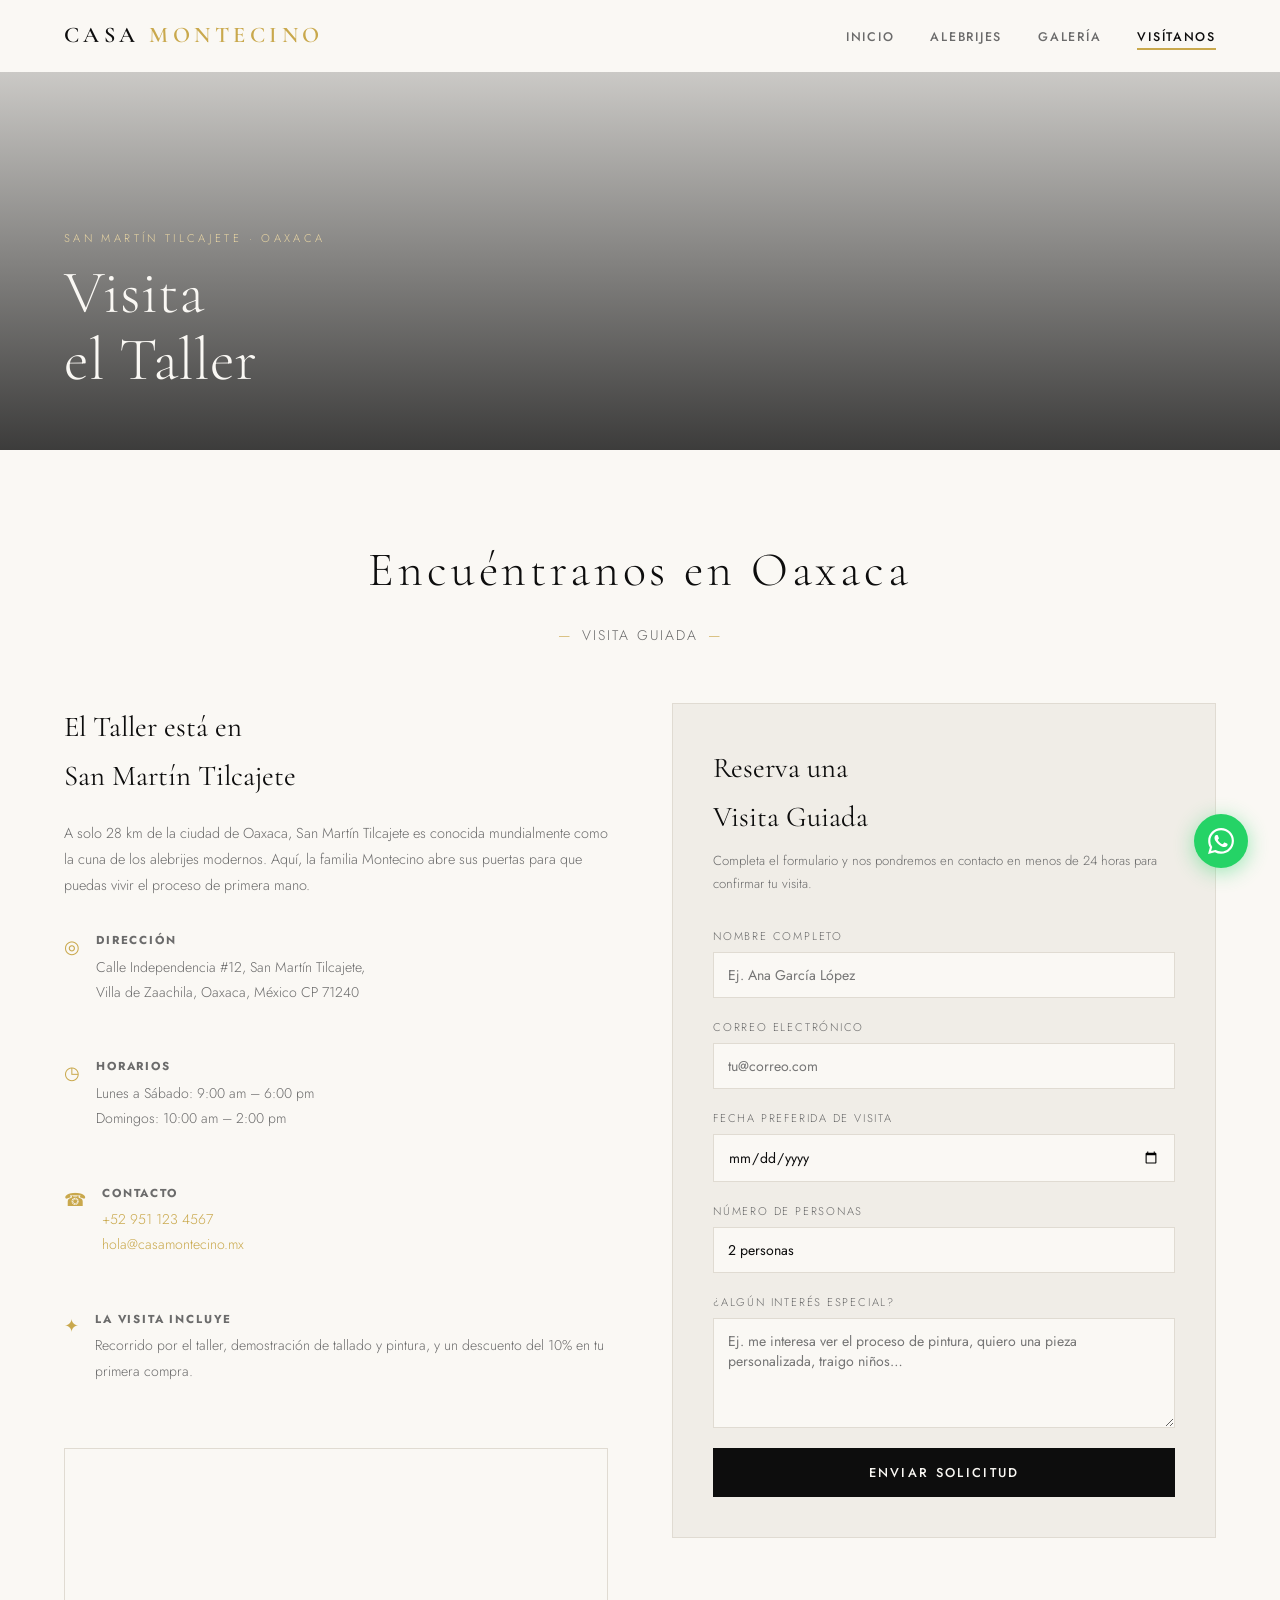
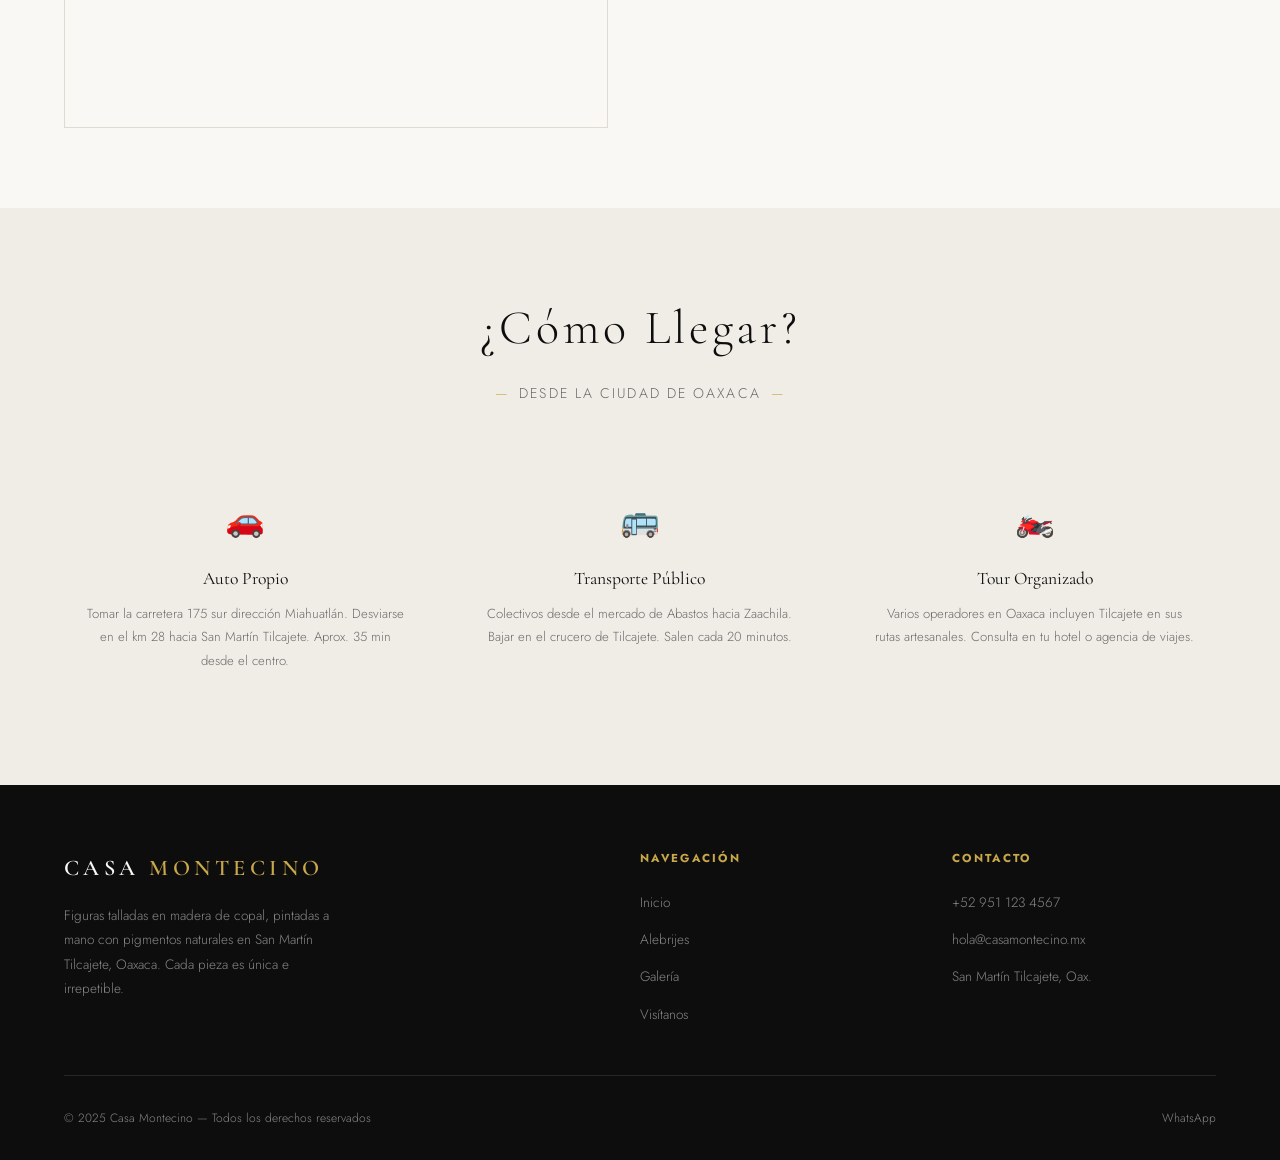
<file: visitanos.html>
<!DOCTYPE html>
<html lang="es">
<head>
  <meta charset="UTF-8">
  <meta name="viewport" content="width=device-width, initial-scale=1.0">
  <title>Visítanos | Casa Montecino</title>
  <meta name="description" content="Visita el taller de Casa Montecino en San Martín Tilcajete, Oaxaca. Reserva una visita guiada y conoce el proceso de creación de los alebrijes.">
  <link rel="stylesheet" href="style.css">
</head>
<body>

  <header id="site-header"></header>

  <!-- ── PAGE HERO ──────────────────────────────────── -->
  <div class="page-hero">
    <div class="page-hero-bg" style="background-image: url('https://images.unsplash.com/photo-1558618666-fcd25c85cd64?q=80&w=2000');"></div>
    <div class="page-hero-content">
      <p class="eyebrow">San Martín Tilcajete · Oaxaca</p>
      <h1>Visita<br>el Taller</h1>
    </div>
  </div>

  <!-- ── VISITA ─────────────────────────────────────── -->
  <section class="container">
    <h2 class="section-title reveal">Encuéntranos en Oaxaca</h2>
    <p class="section-subtitle reveal reveal-delay-1">Visita Guiada</p>

    <div class="visit-grid">

      <!-- Columna izquierda: info + mapa -->
      <div class="visit-info reveal">
        <h3>El Taller está en<br>San Martín Tilcajete</h3>
        <p>
          A solo 28 km de la ciudad de Oaxaca, San Martín Tilcajete es conocida mundialmente como la cuna de los alebrijes modernos. Aquí, la familia Montecino abre sus puertas para que puedas vivir el proceso de primera mano.
        </p>

        <div class="visit-details">
          <div class="detail-item">
            <span class="detail-icon">◎</span>
            <div>
              <h5>Dirección</h5>
              <p>Calle Independencia #12, San Martín Tilcajete,<br>Villa de Zaachila, Oaxaca, México CP 71240</p>
            </div>
          </div>
          <div class="detail-item">
            <span class="detail-icon">◷</span>
            <div>
              <h5>Horarios</h5>
              <p>Lunes a Sábado: 9:00 am – 6:00 pm<br>Domingos: 10:00 am – 2:00 pm</p>
            </div>
          </div>
          <div class="detail-item">
            <span class="detail-icon">☎</span>
            <div>
              <h5>Contacto</h5>
              <p>
                <a href="tel:+529511234567" style="color:var(--gold);">+52 951 123 4567</a><br>
                <a href="mailto:hola@casamontecino.mx" style="color:var(--gold);">hola@casamontecino.mx</a>
              </p>
            </div>
          </div>
          <div class="detail-item">
            <span class="detail-icon">✦</span>
            <div>
              <h5>La Visita Incluye</h5>
              <p>Recorrido por el taller, demostración de tallado y pintura, y un descuento del 10% en tu primera compra.</p>
            </div>
          </div>
        </div>

        <!-- Mapa -->
        <div class="map-wrap">
          <iframe
            src="https://www.google.com/maps/embed?pb=!1m18!1m12!1m3!1d15250.706249957796!2d-96.7265889!3d17.0621345!2m3!1f0!2f0!3f0!3m2!1i1024!2i768!4f13.1!3m3!1m2!1s0x85c7223f66300001%3A0x6a053229b3a3a60a!2sSan%20Mart%C3%ADn%20Tilcajete%2C%20Oax.!5e0!3m2!1ses!2smx!4v1690000000000!5m2!1ses!2smx"
            width="100%"
            height="100%"
            style="border:0;"
            allowfullscreen=""
            loading="lazy"
            referrerpolicy="no-referrer-when-downgrade"
            title="Ubicación Casa Montecino">
          </iframe>
        </div>
      </div>

      <!-- Columna derecha: formulario -->
      <div class="form-card reveal reveal-delay-2">
        <h3>Reserva una<br>Visita Guiada</h3>
        <p class="form-intro">Completa el formulario y nos pondremos en contacto en menos de 24 horas para confirmar tu visita.</p>

        <form id="booking-form" novalidate>
          <div class="form-field">
            <label for="nombre">Nombre completo</label>
            <input type="text" id="nombre" name="nombre" placeholder="Ej. Ana García López" required>
          </div>
          <div class="form-field">
            <label for="email">Correo electrónico</label>
            <input type="email" id="email" name="email" placeholder="tu@correo.com" required>
          </div>
          <div class="form-field">
            <label for="fecha">Fecha preferida de visita</label>
            <input type="date" id="fecha" name="fecha" required>
          </div>
          <div class="form-field">
            <label for="personas">Número de personas</label>
            <select id="personas" name="personas">
              <option value="1">1 persona</option>
              <option value="2" selected>2 personas</option>
              <option value="3-5">3 – 5 personas</option>
              <option value="6-10">6 – 10 personas (grupo)</option>
              <option value="10+">Más de 10 (tour)</option>
            </select>
          </div>
          <div class="form-field">
            <label for="interes">¿Algún interés especial?</label>
            <textarea id="interes" name="interes" placeholder="Ej. me interesa ver el proceso de pintura, quiero una pieza personalizada, traigo niños…" rows="4"></textarea>
          </div>
          <button type="submit" class="btn btn-solid" style="width:100%; text-align:center;">
            Enviar Solicitud
          </button>
        </form>

        <!-- Mensaje de éxito -->
        <div class="form-success" id="form-success">
          <div class="checkmark">✓</div>
          <h4>¡Solicitud Enviada!</h4>
          <p>Gracias por tu interés. La familia Montecino te contactará pronto para confirmar tu visita al taller.</p>
        </div>
      </div>

    </div><!-- /visit-grid -->
  </section>

  <!-- ── CÓMO LLEGAR ─────────────────────────────────── -->
  <section style="background: var(--cream); padding: 80px 5%;">
    <div style="max-width:1200px; margin:0 auto;">
      <h2 class="section-title reveal">¿Cómo Llegar?</h2>
      <p class="section-subtitle reveal reveal-delay-1">Desde la Ciudad de Oaxaca</p>
      <div style="display:grid; grid-template-columns: repeat(auto-fit, minmax(220px, 1fr)); gap:32px; margin-top:16px;">

        <div style="text-align:center; padding:32px 20px;" class="reveal reveal-delay-1">
          <div style="font-size:2rem; color:var(--gold); margin-bottom:16px;">🚗</div>
          <h4 style="font-family:var(--font-display); font-size:1.1rem; font-weight:400; margin-bottom:8px;">Auto Propio</h4>
          <p style="font-size:0.82rem; color:var(--gray); line-height:1.8;">Tomar la carretera 175 sur dirección Miahuatlán. Desviarse en el km 28 hacia San Martín Tilcajete. Aprox. 35 min desde el centro.</p>
        </div>

        <div style="text-align:center; padding:32px 20px;" class="reveal reveal-delay-2">
          <div style="font-size:2rem; color:var(--gold); margin-bottom:16px;">🚌</div>
          <h4 style="font-family:var(--font-display); font-size:1.1rem; font-weight:400; margin-bottom:8px;">Transporte Público</h4>
          <p style="font-size:0.82rem; color:var(--gray); line-height:1.8;">Colectivos desde el mercado de Abastos hacia Zaachila. Bajar en el crucero de Tilcajete. Salen cada 20 minutos.</p>
        </div>

        <div style="text-align:center; padding:32px 20px;" class="reveal reveal-delay-3">
          <div style="font-size:2rem; color:var(--gold); margin-bottom:16px;">🏍️</div>
          <h4 style="font-family:var(--font-display); font-size:1.1rem; font-weight:400; margin-bottom:8px;">Tour Organizado</h4>
          <p style="font-size:0.82rem; color:var(--gray); line-height:1.8;">Varios operadores en Oaxaca incluyen Tilcajete en sus rutas artesanales. Consulta en tu hotel o agencia de viajes.</p>
        </div>

      </div>
    </div>
  </section>

  <footer id="site-footer"></footer>

  <script src="components.js"></script>
  <script>
    renderHeader('visitanos.html');
    renderFooter();
    renderWhatsApp('529511234567', 'Hola, me gustaría reservar una visita al taller de Casa Montecino.');
    initScrollReveal();

    // Formulario
    document.getElementById('booking-form').addEventListener('submit', function(e) {
      e.preventDefault();
      // Validación básica
      const nombre = document.getElementById('nombre').value.trim();
      const email  = document.getElementById('email').value.trim();
      const fecha  = document.getElementById('fecha').value;
      if (!nombre || !email || !fecha) {
        alert('Por favor completa los campos requeridos.');
        return;
      }
      // Ocultar form, mostrar éxito
      this.style.display = 'none';
      document.getElementById('form-success').style.display = 'block';
    });

    // Fecha mínima = hoy
    const today = new Date().toISOString().split('T')[0];
    document.getElementById('fecha').min = today;
  </script>
</body>
</html>
</file>
<file: style.css>
/* ============================================================
   CASA MONTECINO — Global Stylesheet
   Fuente: Cormorant Garamond (display) + Jost (body)
   Paleta: Negro profundo, Blanco hueso, Dorado artesanal
   ============================================================ */

@import url('https://fonts.googleapis.com/css2?family=Cormorant+Garamond:ital,wght@0,300;0,400;0,600;1,300;1,400&family=Jost:wght@300;400;500;600&display=swap');

/* ── Variables ────────────────────────────────────────────── */
:root {
  --black:    #0d0d0d;
  --white:    #faf8f4;
  --cream:    #f0ede7;
  --gold:     #c9a84c;
  --gold-lt:  #e8d5a3;
  --gray:     #6b6b6b;
  --border:   #e0dbd2;
  --nav-h:    72px;
  --font-display: 'Cormorant Garamond', Georgia, serif;
  --font-body:    'Jost', sans-serif;
  --transition:   0.35s cubic-bezier(0.4, 0, 0.2, 1);
  --shadow-sm:    0 2px 12px rgba(0,0,0,0.06);
  --shadow-md:    0 8px 32px rgba(0,0,0,0.12);
  --shadow-lg:    0 20px 60px rgba(0,0,0,0.18);
}

/* ── Reset ────────────────────────────────────────────────── */
*, *::before, *::after { margin: 0; padding: 0; box-sizing: border-box; }
html { scroll-behavior: smooth; font-size: 16px; }
body {
  background: var(--white);
  color: var(--black);
  font-family: var(--font-body);
  font-weight: 300;
  line-height: 1.7;
  overflow-x: hidden;
}
img { display: block; width: 100%; height: 100%; object-fit: cover; }
a { color: inherit; text-decoration: none; }
ul { list-style: none; }
button { font-family: var(--font-body); cursor: pointer; }

/* ── Utilidades ───────────────────────────────────────────── */
.container {
  width: 90%;
  max-width: 1200px;
  margin: 0 auto;
  padding: 80px 0;
}
.section-title {
  font-family: var(--font-display);
  font-size: clamp(2rem, 4vw, 3rem);
  font-weight: 300;
  letter-spacing: 0.08em;
  text-align: center;
  margin-bottom: 12px;
}
.section-subtitle {
  text-align: center;
  color: var(--gray);
  font-size: 0.875rem;
  letter-spacing: 0.15em;
  text-transform: uppercase;
  margin-bottom: 56px;
}
.section-subtitle::before,
.section-subtitle::after {
  content: '—';
  margin: 0 10px;
  color: var(--gold);
}
.btn {
  display: inline-block;
  padding: 14px 36px;
  font-family: var(--font-body);
  font-size: 0.8rem;
  font-weight: 500;
  letter-spacing: 0.18em;
  text-transform: uppercase;
  border: 1.5px solid var(--black);
  color: var(--black);
  background: transparent;
  transition: var(--transition);
  position: relative;
  overflow: hidden;
}
.btn::after {
  content: '';
  position: absolute;
  inset: 0;
  background: var(--black);
  transform: translateY(100%);
  transition: var(--transition);
  z-index: -1;
}
.btn:hover { color: var(--white); }
.btn:hover::after { transform: translateY(0); }
.btn-solid {
  background: var(--black);
  color: var(--white);
  border-color: var(--black);
}
.btn-solid::after { background: var(--gold); border-color: var(--gold); }
.btn-solid:hover { border-color: var(--gold); }

/* ── Animaciones de scroll ────────────────────────────────── */
.reveal {
  opacity: 0;
  transform: translateY(32px);
  transition: opacity 0.7s ease, transform 0.7s ease;
}
.reveal.visible {
  opacity: 1;
  transform: translateY(0);
}
.reveal-delay-1 { transition-delay: 0.1s; }
.reveal-delay-2 { transition-delay: 0.2s; }
.reveal-delay-3 { transition-delay: 0.3s; }
.reveal-delay-4 { transition-delay: 0.4s; }

/* ══════════════════════════════════════════════════════════
   NAVBAR
═══════════════════════════════════════════════════════════ */
#site-header {
  position: fixed;
  top: 0; left: 0; right: 0;
  z-index: 900;
  height: var(--nav-h);
  display: flex;
  align-items: center;
  justify-content: space-between;
  padding: 0 5%;
  background: rgba(250,248,244,0.95);
  backdrop-filter: blur(8px);
  border-bottom: 1px solid transparent;
  transition: border-color var(--transition), box-shadow var(--transition);
}
#site-header.scrolled {
  border-color: var(--border);
  box-shadow: var(--shadow-sm);
}
.logo {
  font-family: var(--font-display);
  font-size: 1.4rem;
  font-weight: 600;
  letter-spacing: 0.2em;
  text-transform: uppercase;
  color: var(--black);
}
.logo span { color: var(--gold); }

/* Desktop nav */
.nav-links {
  display: flex;
  align-items: center;
  gap: 36px;
}
.nav-links a {
  font-size: 0.78rem;
  font-weight: 500;
  letter-spacing: 0.14em;
  text-transform: uppercase;
  color: var(--gray);
  transition: color var(--transition);
  position: relative;
  padding-bottom: 4px;
}
.nav-links a::after {
  content: '';
  position: absolute;
  bottom: 0; left: 0;
  width: 0; height: 1.5px;
  background: var(--gold);
  transition: width var(--transition);
}
.nav-links a:hover,
.nav-links a.active { color: var(--black); }
.nav-links a:hover::after,
.nav-links a.active::after { width: 100%; }

/* Hamburger */
.hamburger {
  display: none;
  flex-direction: column;
  gap: 5px;
  background: none;
  border: none;
  padding: 4px;
  z-index: 1001;
}
.hamburger span {
  display: block;
  width: 26px;
  height: 1.5px;
  background: var(--black);
  transition: var(--transition);
  transform-origin: center;
}
.hamburger.open span:nth-child(1) { transform: translateY(6.5px) rotate(45deg); }
.hamburger.open span:nth-child(2) { opacity: 0; transform: scaleX(0); }
.hamburger.open span:nth-child(3) { transform: translateY(-6.5px) rotate(-45deg); }

/* Mobile menu */
.mobile-menu {
  display: none;
  position: fixed;
  top: var(--nav-h);
  left: 0; right: 0;
  background: var(--white);
  border-top: 1px solid var(--border);
  padding: 32px 5%;
  flex-direction: column;
  gap: 0;
  z-index: 899;
  transform: translateY(-20px);
  opacity: 0;
  transition: opacity 0.3s ease, transform 0.3s ease;
  pointer-events: none;
}
.mobile-menu.open {
  opacity: 1;
  transform: translateY(0);
  pointer-events: all;
}
.mobile-menu a {
  display: block;
  padding: 16px 0;
  font-family: var(--font-display);
  font-size: 1.6rem;
  font-weight: 300;
  border-bottom: 1px solid var(--border);
  color: var(--black);
  transition: color var(--transition), padding-left var(--transition);
}
.mobile-menu a:hover,
.mobile-menu a.active {
  color: var(--gold);
  padding-left: 12px;
}
.mobile-menu a:last-child { border-bottom: none; }

/* ══════════════════════════════════════════════════════════
   FOOTER
═══════════════════════════════════════════════════════════ */
#site-footer {
  background: var(--black);
  color: rgba(255,255,255,0.5);
  padding: 64px 5% 32px;
}
.footer-grid {
  display: grid;
  grid-template-columns: 2fr 1fr 1fr;
  gap: 48px;
  padding-bottom: 48px;
  border-bottom: 1px solid rgba(255,255,255,0.1);
  margin-bottom: 32px;
}
.footer-brand .logo { color: var(--white); margin-bottom: 16px; display: block; }
.footer-brand p { font-size: 0.85rem; line-height: 1.8; max-width: 280px; }
.footer-col h4 {
  font-size: 0.72rem;
  letter-spacing: 0.2em;
  text-transform: uppercase;
  color: var(--gold);
  margin-bottom: 20px;
}
.footer-col ul { display: flex; flex-direction: column; gap: 10px; }
.footer-col a {
  font-size: 0.85rem;
  transition: color var(--transition);
}
.footer-col a:hover { color: var(--white); }
.footer-bottom {
  display: flex;
  justify-content: space-between;
  align-items: center;
  font-size: 0.75rem;
  flex-wrap: wrap;
  gap: 12px;
}
.footer-bottom a { transition: color var(--transition); }
.footer-bottom a:hover { color: var(--gold); }

/* ══════════════════════════════════════════════════════════
   HERO (index)
═══════════════════════════════════════════════════════════ */
.hero {
  height: 100vh;
  min-height: 600px;
  position: relative;
  display: flex;
  align-items: center;
  justify-content: center;
  text-align: center;
  overflow: hidden;
  padding-top: var(--nav-h);
}
.hero-bg {
  position: absolute;
  inset: 0;
  background: url('https://images.unsplash.com/photo-1599458252573-56ae36120de1?q=80&w=2000') center/cover no-repeat;
  transform: scale(1.05);
  transition: transform 8s ease;
}
.hero-bg::after {
  content: '';
  position: absolute;
  inset: 0;
  background: linear-gradient(
    to bottom,
    rgba(13,13,13,0.55) 0%,
    rgba(13,13,13,0.45) 60%,
    rgba(13,13,13,0.75) 100%
  );
}
.hero-content {
  position: relative;
  z-index: 2;
  color: var(--white);
  max-width: 720px;
  padding: 0 20px;
}
.hero-eyebrow {
  display: inline-block;
  font-size: 0.72rem;
  letter-spacing: 0.3em;
  text-transform: uppercase;
  color: var(--gold-lt);
  margin-bottom: 24px;
  opacity: 0;
  animation: fadeUp 0.8s 0.3s forwards;
}
.hero-content h1 {
  font-family: var(--font-display);
  font-size: clamp(2.8rem, 6vw, 5rem);
  font-weight: 300;
  line-height: 1.15;
  letter-spacing: 0.04em;
  margin-bottom: 24px;
  opacity: 0;
  animation: fadeUp 0.8s 0.5s forwards;
}
.hero-content h1 em { font-style: italic; color: var(--gold-lt); }
.hero-content p {
  font-size: 1rem;
  font-weight: 300;
  color: rgba(255,255,255,0.8);
  max-width: 460px;
  margin: 0 auto 40px;
  opacity: 0;
  animation: fadeUp 0.8s 0.7s forwards;
}
.hero-actions {
  display: flex;
  gap: 16px;
  justify-content: center;
  flex-wrap: wrap;
  opacity: 0;
  animation: fadeUp 0.8s 0.9s forwards;
}
.btn-hero {
  border-color: var(--white);
  color: var(--white);
}
.btn-hero::after { background: var(--white); }
.btn-hero:hover { color: var(--black); }
.btn-hero-gold {
  background: var(--gold);
  border-color: var(--gold);
  color: var(--black);
}
.btn-hero-gold::after { background: var(--black); }
.btn-hero-gold:hover { color: var(--white); border-color: var(--black); }

.hero-scroll {
  position: absolute;
  bottom: 32px;
  left: 50%;
  transform: translateX(-50%);
  display: flex;
  flex-direction: column;
  align-items: center;
  gap: 8px;
  z-index: 2;
  opacity: 0;
  animation: fadeIn 1s 1.4s forwards;
}
.hero-scroll span {
  font-size: 0.65rem;
  letter-spacing: 0.25em;
  text-transform: uppercase;
  color: rgba(255,255,255,0.5);
}
.scroll-line {
  width: 1px;
  height: 40px;
  background: rgba(255,255,255,0.3);
  position: relative;
  overflow: hidden;
}
.scroll-line::after {
  content: '';
  position: absolute;
  top: -100%;
  left: 0;
  width: 100%;
  height: 100%;
  background: var(--gold);
  animation: scrollDown 1.8s 1.5s infinite;
}

/* ── Index: Destacados ────────────────────────────────────── */
.featured-strip {
  background: var(--cream);
  padding: 64px 5%;
  display: grid;
  grid-template-columns: repeat(3, 1fr);
  gap: 1px;
  border-top: 1px solid var(--border);
  border-bottom: 1px solid var(--border);
}
.strip-item {
  text-align: center;
  padding: 32px 24px;
  background: var(--cream);
}
.strip-item .icon {
  font-size: 1.8rem;
  margin-bottom: 16px;
  color: var(--gold);
}
.strip-item h4 {
  font-family: var(--font-display);
  font-size: 1.15rem;
  font-weight: 400;
  margin-bottom: 8px;
}
.strip-item p {
  font-size: 0.82rem;
  color: var(--gray);
  line-height: 1.6;
}

/* ── Index: Grid de piezas ────────────────────────────────── */
.pieces-grid {
  display: grid;
  grid-template-columns: repeat(3, 1fr);
  gap: 24px;
}
.piece-card {
  position: relative;
  background: var(--white);
  border: 1px solid var(--border);
  overflow: hidden;
  transition: box-shadow var(--transition), transform var(--transition);
}
.piece-card:hover {
  box-shadow: var(--shadow-md);
  transform: translateY(-4px);
}
.piece-card-img {
  height: 280px;
  background: var(--cream);
  overflow: hidden;
  position: relative;
}
.piece-card-img img { transition: transform 0.6s ease; }
.piece-card:hover .piece-card-img img { transform: scale(1.06); }
.piece-card-img .placeholder-art {
  width: 100%;
  height: 100%;
  display: flex;
  align-items: center;
  justify-content: center;
  font-family: var(--font-display);
  font-size: 0.85rem;
  letter-spacing: 0.1em;
  color: #bbb;
  background: linear-gradient(135deg, #f0ede7 0%, #e8e3db 100%);
}
.piece-tag {
  position: absolute;
  top: 16px; left: 16px;
  font-size: 0.65rem;
  letter-spacing: 0.18em;
  text-transform: uppercase;
  background: var(--white);
  padding: 5px 12px;
  border: 1px solid var(--border);
}
.piece-card-body { padding: 20px 20px 24px; }
.piece-card-body h3 {
  font-family: var(--font-display);
  font-size: 1.2rem;
  font-weight: 400;
  margin-bottom: 6px;
}
.piece-card-body p { font-size: 0.82rem; color: var(--gray); margin-bottom: 16px; }
.piece-card-footer {
  display: flex;
  align-items: center;
  justify-content: space-between;
}
.piece-price {
  font-family: var(--font-display);
  font-size: 1.1rem;
  color: var(--gold);
}
.add-cart-btn {
  background: none;
  border: 1px solid var(--black);
  padding: 8px 18px;
  font-size: 0.72rem;
  letter-spacing: 0.12em;
  text-transform: uppercase;
  transition: var(--transition);
}
.add-cart-btn:hover {
  background: var(--black);
  color: var(--white);
}

/* ══════════════════════════════════════════════════════════
   PAGE HERO (subpages)
═══════════════════════════════════════════════════════════ */
.page-hero {
  height: 42vh;
  min-height: 300px;
  position: relative;
  display: flex;
  align-items: flex-end;
  padding: 0 5% 56px;
  overflow: hidden;
  margin-top: var(--nav-h);
}
.page-hero-bg {
  position: absolute;
  inset: 0;
  background-size: cover;
  background-position: center;
}
.page-hero-bg::after {
  content: '';
  position: absolute;
  inset: 0;
  background: linear-gradient(to top, rgba(13,13,13,0.8) 0%, rgba(13,13,13,0.2) 100%);
}
.page-hero-content { position: relative; z-index: 2; color: var(--white); }
.page-hero-content .eyebrow {
  font-size: 0.7rem;
  letter-spacing: 0.3em;
  text-transform: uppercase;
  color: var(--gold-lt);
  margin-bottom: 12px;
}
.page-hero-content h1 {
  font-family: var(--font-display);
  font-size: clamp(2.2rem, 5vw, 3.8rem);
  font-weight: 300;
  line-height: 1.1;
}

/* ══════════════════════════════════════════════════════════
   ALEBRIJES — Filtros y Catálogo
═══════════════════════════════════════════════════════════ */
.filter-bar {
  display: flex;
  align-items: center;
  justify-content: center;
  gap: 8px;
  margin-bottom: 48px;
  flex-wrap: wrap;
}
.filter-btn {
  padding: 9px 24px;
  font-family: var(--font-body);
  font-size: 0.75rem;
  letter-spacing: 0.14em;
  text-transform: uppercase;
  border: 1px solid var(--border);
  background: transparent;
  color: var(--gray);
  transition: var(--transition);
}
.filter-btn:hover { border-color: var(--black); color: var(--black); }
.filter-btn.active {
  background: var(--black);
  border-color: var(--black);
  color: var(--white);
}
.catalog-grid {
  display: grid;
  grid-template-columns: repeat(auto-fill, minmax(300px, 1fr));
  gap: 28px;
}
.catalog-card {
  border: 1px solid var(--border);
  overflow: hidden;
  background: var(--white);
  transition: box-shadow var(--transition), transform var(--transition);
}
.catalog-card:hover {
  box-shadow: var(--shadow-md);
  transform: translateY(-4px);
}
.catalog-card[style*="none"] { display: none; }
.card-img {
  height: 260px;
  background: var(--cream);
  overflow: hidden;
  position: relative;
  cursor: pointer;
}
.card-img img { transition: transform 0.6s ease; }
.catalog-card:hover .card-img img { transform: scale(1.06); }
.card-img .placeholder-art {
  width: 100%;
  height: 100%;
  display: flex;
  align-items: center;
  justify-content: center;
  font-family: var(--font-display);
  font-size: 0.85rem;
  letter-spacing: 0.1em;
  color: #bbb;
  background: linear-gradient(135deg, #f0ede7 0%, #e8e3db 100%);
}
.card-zoom-icon {
  position: absolute;
  inset: 0;
  display: flex;
  align-items: center;
  justify-content: center;
  background: rgba(0,0,0,0);
  transition: background var(--transition);
  color: white;
  font-size: 1.4rem;
  opacity: 0;
  transition: opacity var(--transition), background var(--transition);
}
.card-img:hover .card-zoom-icon {
  opacity: 1;
  background: rgba(0,0,0,0.35);
}
.card-tag {
  position: absolute;
  top: 14px; left: 14px;
  font-size: 0.62rem;
  letter-spacing: 0.16em;
  text-transform: uppercase;
  background: var(--white);
  border: 1px solid var(--border);
  padding: 4px 12px;
}
.card-body { padding: 20px 20px 24px; }
.card-body h3 {
  font-family: var(--font-display);
  font-size: 1.25rem;
  font-weight: 400;
  margin-bottom: 6px;
}
.card-body .card-desc { font-size: 0.82rem; color: var(--gray); margin-bottom: 20px; }
.card-row {
  display: flex;
  align-items: center;
  justify-content: space-between;
  gap: 12px;
}
.card-price {
  font-family: var(--font-display);
  font-size: 1.15rem;
  color: var(--gold);
}
.card-price span {
  font-size: 0.72rem;
  color: var(--gray);
  font-family: var(--font-body);
  margin-left: 4px;
}

/* ── Carrito / Cotizador ──────────────────────────────────── */
.cart-panel {
  position: fixed;
  right: -420px;
  top: 0; bottom: 0;
  width: 420px;
  max-width: 100vw;
  background: var(--white);
  box-shadow: var(--shadow-lg);
  z-index: 1000;
  transition: right 0.45s cubic-bezier(0.4,0,0.2,1);
  display: flex;
  flex-direction: column;
}
.cart-panel.open { right: 0; }
.cart-overlay {
  position: fixed;
  inset: 0;
  background: rgba(0,0,0,0.4);
  z-index: 999;
  opacity: 0;
  pointer-events: none;
  transition: opacity var(--transition);
}
.cart-overlay.active {
  opacity: 1;
  pointer-events: all;
}
.cart-header {
  padding: 28px 28px 20px;
  border-bottom: 1px solid var(--border);
  display: flex;
  align-items: center;
  justify-content: space-between;
}
.cart-header h2 {
  font-family: var(--font-display);
  font-size: 1.4rem;
  font-weight: 400;
}
.cart-close {
  background: none;
  border: none;
  font-size: 1.4rem;
  line-height: 1;
  color: var(--gray);
  transition: color var(--transition);
}
.cart-close:hover { color: var(--black); }
.cart-items {
  flex: 1;
  overflow-y: auto;
  padding: 20px 28px;
}
.cart-empty {
  display: flex;
  flex-direction: column;
  align-items: center;
  justify-content: center;
  height: 200px;
  gap: 12px;
  color: var(--gray);
  font-size: 0.85rem;
  text-align: center;
}
.cart-empty .empty-icon { font-size: 2.5rem; }
.cart-item {
  display: grid;
  grid-template-columns: 70px 1fr auto;
  gap: 14px;
  padding: 16px 0;
  border-bottom: 1px solid var(--border);
  align-items: center;
}
.cart-item-img {
  height: 70px;
  background: var(--cream);
  overflow: hidden;
}
.cart-item-info h4 {
  font-family: var(--font-display);
  font-size: 1rem;
  font-weight: 400;
  margin-bottom: 4px;
}
.cart-item-info p { font-size: 0.75rem; color: var(--gray); }
.cart-item-price { font-family: var(--font-display); color: var(--gold); font-size: 1rem; }
.cart-remove {
  background: none;
  border: none;
  color: var(--gray);
  font-size: 0.9rem;
  cursor: pointer;
  margin-top: 4px;
  display: block;
  transition: color var(--transition);
}
.cart-remove:hover { color: var(--black); }
.cart-footer {
  padding: 20px 28px 32px;
  border-top: 1px solid var(--border);
}
.cart-total {
  display: flex;
  justify-content: space-between;
  align-items: center;
  margin-bottom: 20px;
}
.cart-total span { font-size: 0.8rem; letter-spacing: 0.1em; text-transform: uppercase; color: var(--gray); }
.cart-total strong {
  font-family: var(--font-display);
  font-size: 1.4rem;
  color: var(--black);
}
.cart-note {
  font-size: 0.72rem;
  color: var(--gray);
  text-align: center;
  margin-top: 12px;
  line-height: 1.6;
}
.cart-btn { width: 100%; text-align: center; }
.cart-counter {
  background: var(--gold);
  color: var(--black);
  width: 18px;
  height: 18px;
  border-radius: 50%;
  display: none;
  align-items: center;
  justify-content: center;
  font-size: 0.65rem;
  font-weight: 600;
  position: absolute;
  top: -6px;
  right: -8px;
}
.cart-counter.visible { display: flex; }
.cart-trigger {
  position: relative;
  background: none;
  border: 1px solid var(--border);
  padding: 8px 14px;
  font-size: 0.85rem;
  transition: var(--transition);
  display: flex;
  align-items: center;
  gap: 8px;
}
.cart-trigger:hover { border-color: var(--black); }

/* ══════════════════════════════════════════════════════════
   GALERÍA — Mosaico + Lightbox
═══════════════════════════════════════════════════════════ */
.mosaic {
  display: grid;
  grid-template-columns: repeat(3, 1fr);
  grid-template-rows: auto;
  gap: 12px;
}
.mosaic-item {
  position: relative;
  overflow: hidden;
  cursor: pointer;
  background: var(--cream);
}
.mosaic-item:nth-child(1) { grid-column: span 2; height: 480px; }
.mosaic-item:nth-child(2) { height: 480px; }
.mosaic-item:nth-child(3) { height: 320px; }
.mosaic-item:nth-child(4) { grid-column: span 2; height: 320px; }
.mosaic-item:nth-child(5) { height: 260px; }
.mosaic-item:nth-child(6) { height: 260px; }
.mosaic-item:nth-child(7) { height: 260px; }
.mosaic-item img { transition: transform 0.6s ease; }
.mosaic-item:hover img { transform: scale(1.07); }
.mosaic-overlay {
  position: absolute;
  inset: 0;
  background: rgba(13,13,13,0);
  display: flex;
  flex-direction: column;
  align-items: flex-start;
  justify-content: flex-end;
  padding: 24px;
  transition: background var(--transition);
}
.mosaic-item:hover .mosaic-overlay { background: rgba(13,13,13,0.55); }
.mosaic-caption {
  color: var(--white);
  transform: translateY(12px);
  opacity: 0;
  transition: opacity var(--transition), transform var(--transition);
}
.mosaic-item:hover .mosaic-caption { opacity: 1; transform: translateY(0); }
.mosaic-caption h4 {
  font-family: var(--font-display);
  font-size: 1.1rem;
  font-weight: 400;
  margin-bottom: 4px;
}
.mosaic-caption p { font-size: 0.78rem; color: rgba(255,255,255,0.75); }
.mosaic-zoom {
  position: absolute;
  top: 14px; right: 14px;
  width: 36px; height: 36px;
  background: rgba(255,255,255,0.9);
  display: flex;
  align-items: center;
  justify-content: center;
  font-size: 0.9rem;
  opacity: 0;
  transition: opacity var(--transition);
}
.mosaic-item:hover .mosaic-zoom { opacity: 1; }

/* Lightbox */
.lightbox {
  position: fixed;
  inset: 0;
  background: rgba(0,0,0,0.94);
  z-index: 2000;
  display: none;
  align-items: center;
  justify-content: center;
  padding: 40px;
  flex-direction: column;
  gap: 20px;
}
.lightbox.active { display: flex; }
.lightbox-img-wrap {
  max-width: 900px;
  max-height: 75vh;
  width: 100%;
  position: relative;
}
.lightbox-img-wrap img {
  max-height: 75vh;
  width: auto;
  max-width: 100%;
  margin: 0 auto;
  object-fit: contain;
}
.lightbox-caption {
  color: rgba(255,255,255,0.7);
  font-size: 0.85rem;
  text-align: center;
  letter-spacing: 0.08em;
}
.lightbox-close {
  position: absolute;
  top: 20px; right: 24px;
  background: none;
  border: none;
  color: rgba(255,255,255,0.6);
  font-size: 2rem;
  line-height: 1;
  transition: color var(--transition);
  z-index: 3;
}
.lightbox-close:hover { color: white; }
.lightbox-nav {
  position: absolute;
  top: 50%;
  transform: translateY(-50%);
  background: rgba(255,255,255,0.1);
  border: 1px solid rgba(255,255,255,0.2);
  color: white;
  width: 48px; height: 48px;
  display: flex;
  align-items: center;
  justify-content: center;
  font-size: 1.1rem;
  transition: background var(--transition);
  cursor: pointer;
}
.lightbox-nav:hover { background: rgba(255,255,255,0.25); }
.lightbox-prev { left: -64px; }
.lightbox-next { right: -64px; }

/* ══════════════════════════════════════════════════════════
   VISÍTANOS
═══════════════════════════════════════════════════════════ */
.visit-grid {
  display: grid;
  grid-template-columns: 1fr 1fr;
  gap: 64px;
  align-items: start;
}
.visit-info h3 {
  font-family: var(--font-display);
  font-size: 1.8rem;
  font-weight: 400;
  margin-bottom: 20px;
}
.visit-info p { font-size: 0.9rem; color: var(--gray); margin-bottom: 32px; line-height: 1.8; }
.visit-details { display: flex; flex-direction: column; gap: 20px; margin-bottom: 32px; }
.detail-item { display: flex; gap: 16px; align-items: flex-start; }
.detail-icon { font-size: 1.1rem; color: var(--gold); margin-top: 2px; flex-shrink: 0; }
.detail-item h5 {
  font-size: 0.72rem;
  letter-spacing: 0.16em;
  text-transform: uppercase;
  color: var(--gray);
  margin-bottom: 4px;
}
.detail-item p { font-size: 0.88rem; }
.map-wrap {
  border: 1px solid var(--border);
  overflow: hidden;
  height: 280px;
}
.map-wrap iframe { width: 100%; height: 100%; display: block; }

/* Formulario */
.form-card {
  background: var(--cream);
  padding: 40px;
  border: 1px solid var(--border);
}
.form-card h3 {
  font-family: var(--font-display);
  font-size: 1.8rem;
  font-weight: 400;
  margin-bottom: 8px;
}
.form-card .form-intro { font-size: 0.82rem; color: var(--gray); margin-bottom: 32px; }
.form-field {
  display: flex;
  flex-direction: column;
  gap: 6px;
  margin-bottom: 20px;
}
.form-field label {
  font-size: 0.7rem;
  letter-spacing: 0.16em;
  text-transform: uppercase;
  color: var(--gray);
}
.form-field input,
.form-field textarea,
.form-field select {
  padding: 12px 14px;
  border: 1px solid var(--border);
  background: var(--white);
  font-family: var(--font-body);
  font-size: 0.88rem;
  color: var(--black);
  transition: border-color var(--transition);
  -webkit-appearance: none;
}
.form-field input:focus,
.form-field textarea:focus,
.form-field select:focus {
  outline: none;
  border-color: var(--gold);
}
.form-field textarea { resize: vertical; min-height: 110px; }
.form-success {
  display: none;
  text-align: center;
  padding: 32px;
}
.form-success .checkmark {
  width: 48px; height: 48px;
  background: var(--gold);
  color: var(--black);
  border-radius: 50%;
  display: flex;
  align-items: center;
  justify-content: center;
  font-size: 1.4rem;
  margin: 0 auto 16px;
}
.form-success h4 {
  font-family: var(--font-display);
  font-size: 1.4rem;
  font-weight: 400;
  margin-bottom: 8px;
}
.form-success p { font-size: 0.85rem; color: var(--gray); }

/* ══════════════════════════════════════════════════════════
   WHATSAPP BUTTON
═══════════════════════════════════════════════════════════ */
.whatsapp-fab {
  position: fixed;
  bottom: 32px;
  right: 32px;
  width: 54px; height: 54px;
  background: #25d366;
  border-radius: 50%;
  display: flex;
  align-items: center;
  justify-content: center;
  box-shadow: 0 4px 20px rgba(37,211,102,0.45);
  z-index: 800;
  transition: transform var(--transition), box-shadow var(--transition);
  text-decoration: none;
}
.whatsapp-fab:hover {
  transform: scale(1.08);
  box-shadow: 0 6px 28px rgba(37,211,102,0.55);
}
.whatsapp-fab svg { width: 26px; height: 26px; fill: white; }
.whatsapp-tooltip {
  position: absolute;
  right: 64px;
  background: var(--black);
  color: var(--white);
  padding: 6px 14px;
  font-size: 0.75rem;
  letter-spacing: 0.08em;
  white-space: nowrap;
  opacity: 0;
  pointer-events: none;
  transition: opacity var(--transition);
}
.whatsapp-fab:hover .whatsapp-tooltip { opacity: 1; }

/* ══════════════════════════════════════════════════════════
   KEYFRAMES
═══════════════════════════════════════════════════════════ */
@keyframes fadeUp {
  from { opacity: 0; transform: translateY(24px); }
  to   { opacity: 1; transform: translateY(0); }
}
@keyframes fadeIn {
  from { opacity: 0; }
  to   { opacity: 1; }
}
@keyframes scrollDown {
  0%   { top: -100%; }
  100% { top: 100%; }
}
@keyframes cartBounce {
  0%, 100% { transform: scale(1); }
  30%       { transform: scale(1.25); }
}

/* ══════════════════════════════════════════════════════════
   RESPONSIVE
═══════════════════════════════════════════════════════════ */
@media (max-width: 1024px) {
  .pieces-grid { grid-template-columns: repeat(2, 1fr); }
  .mosaic { grid-template-columns: repeat(2, 1fr); }
  .mosaic-item:nth-child(1) { grid-column: span 2; height: 360px; }
  .mosaic-item:nth-child(4) { grid-column: span 2; }
  .footer-grid { grid-template-columns: 1fr 1fr; }
  .footer-brand { grid-column: span 2; }
}

@media (max-width: 768px) {
  :root { --nav-h: 64px; }
  .nav-links { display: none; }
  .hamburger { display: flex; }
  .mobile-menu { display: flex; }

  .hero-content h1 { font-size: 2.4rem; }
  .featured-strip { grid-template-columns: 1fr; }
  .pieces-grid { grid-template-columns: 1fr; }
  .mosaic { grid-template-columns: 1fr; }
  .mosaic-item { grid-column: span 1 !important; height: 260px !important; }
  .visit-grid { grid-template-columns: 1fr; gap: 40px; }
  .footer-grid { grid-template-columns: 1fr; }
  .footer-brand { grid-column: span 1; }
  .cart-panel { width: 100%; right: -100%; }
  .lightbox-prev { left: -10px; }
  .lightbox-next { right: -10px; }
  .form-card { padding: 28px 20px; }
  .whatsapp-fab { bottom: 20px; right: 20px; }
  .container { padding: 56px 0; }
}

@media (max-width: 480px) {
  .hero-actions { flex-direction: column; align-items: center; }
  .hero-actions .btn { width: 100%; max-width: 280px; text-align: center; }
  .filter-bar { gap: 6px; }
  .filter-btn { padding: 8px 16px; font-size: 0.7rem; }
  .catalog-grid { grid-template-columns: 1fr; }
}
</file>
